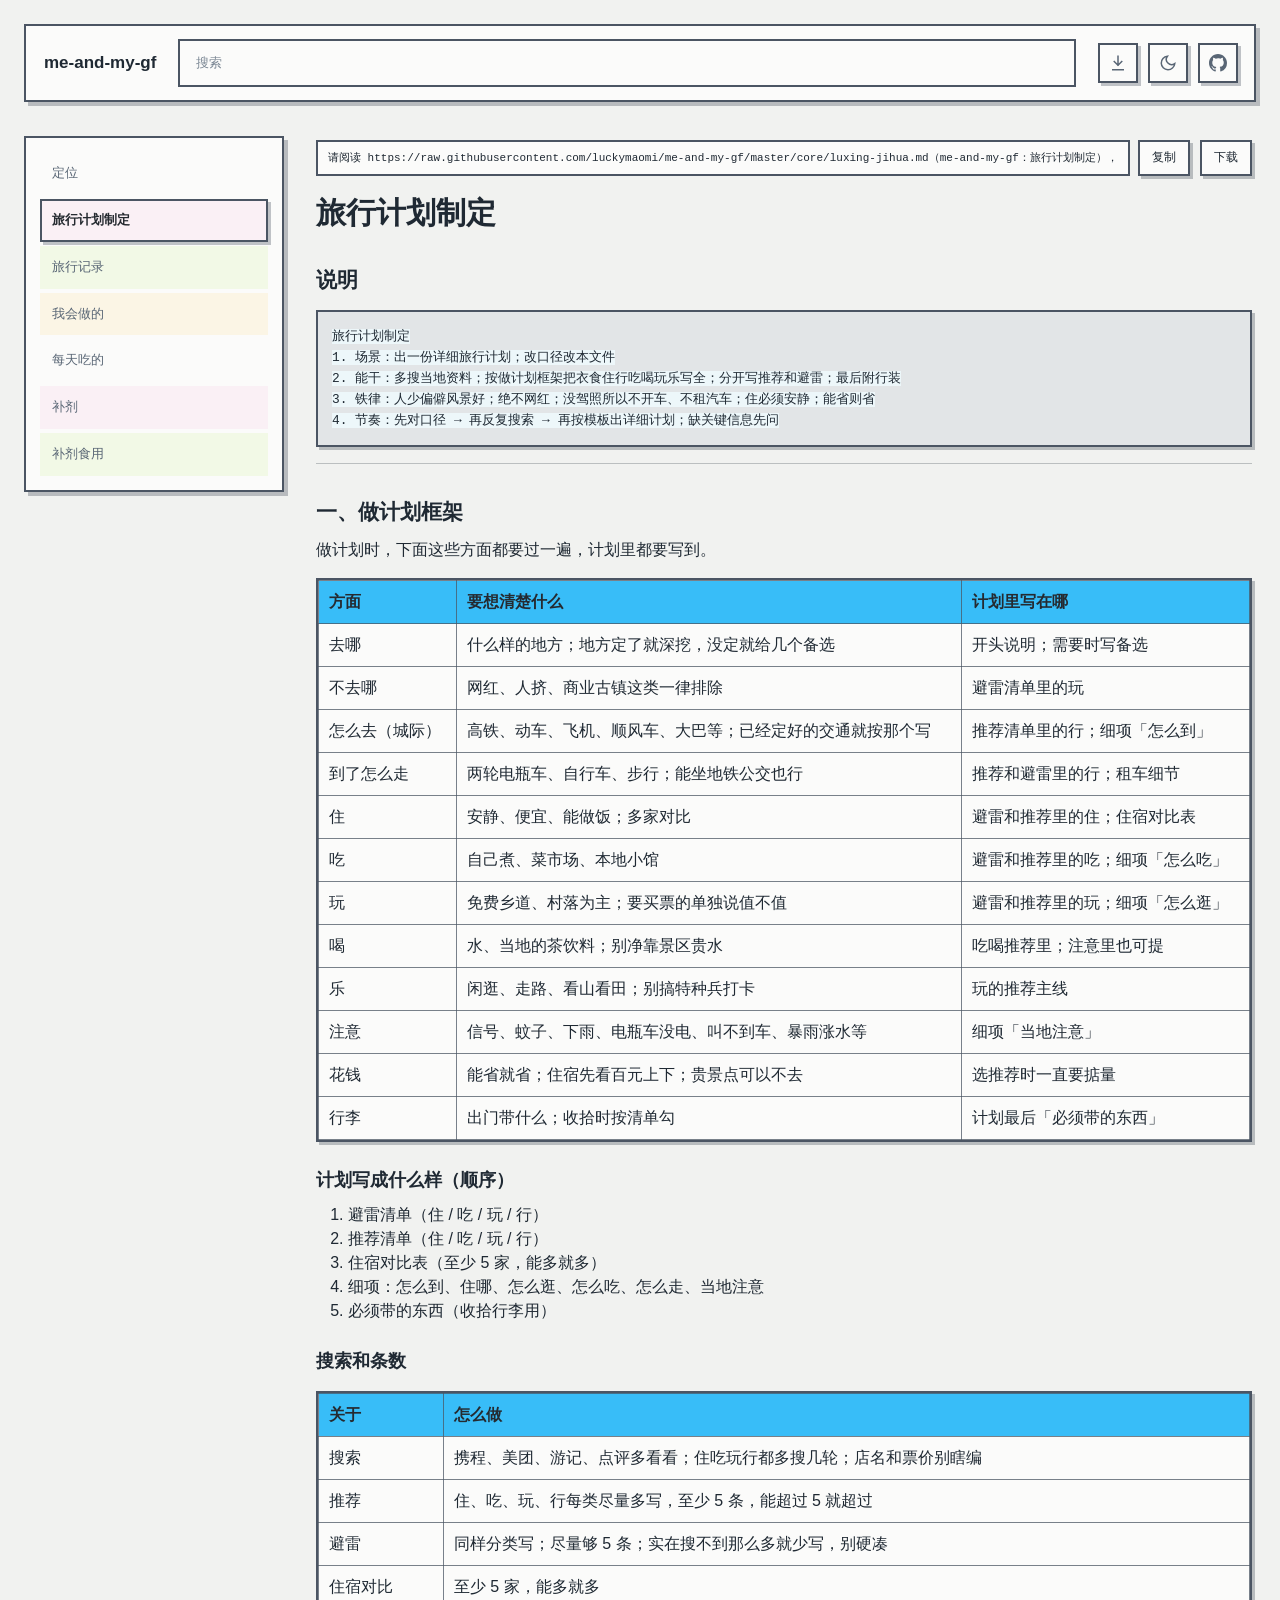
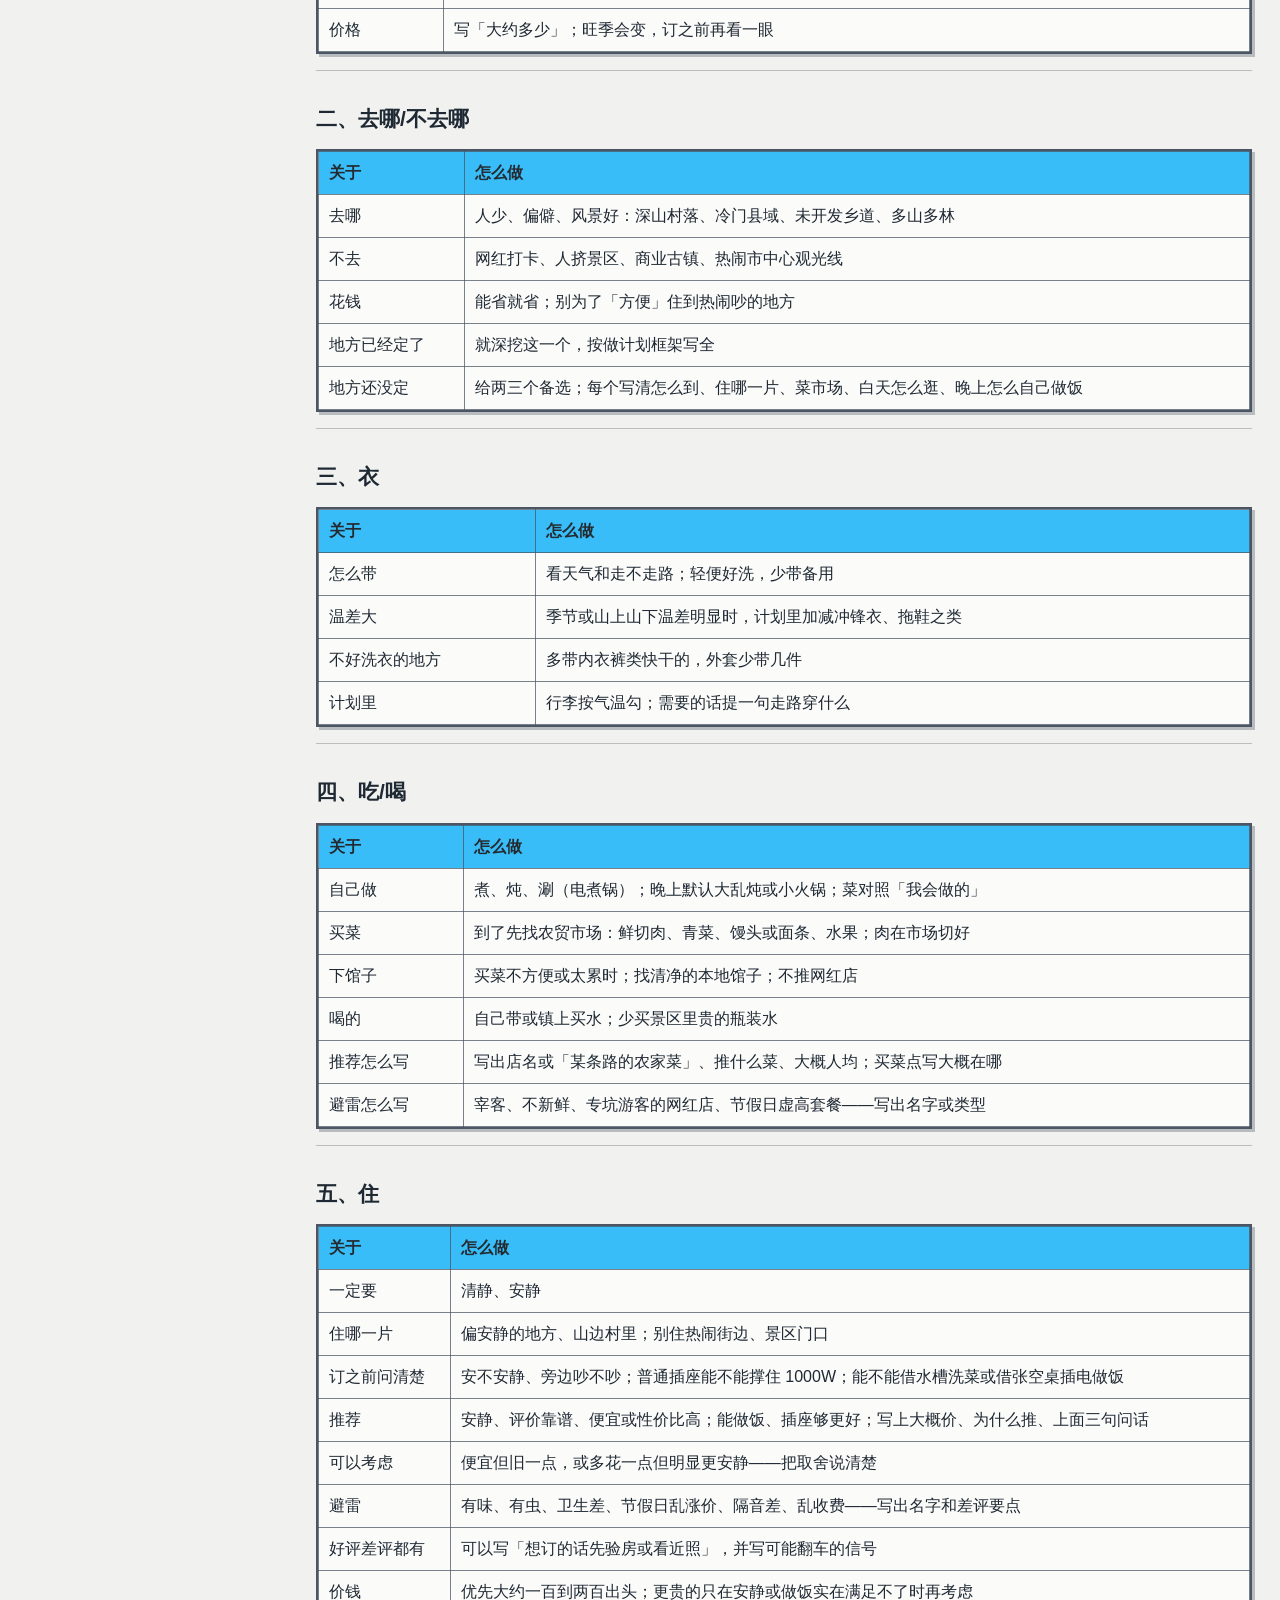
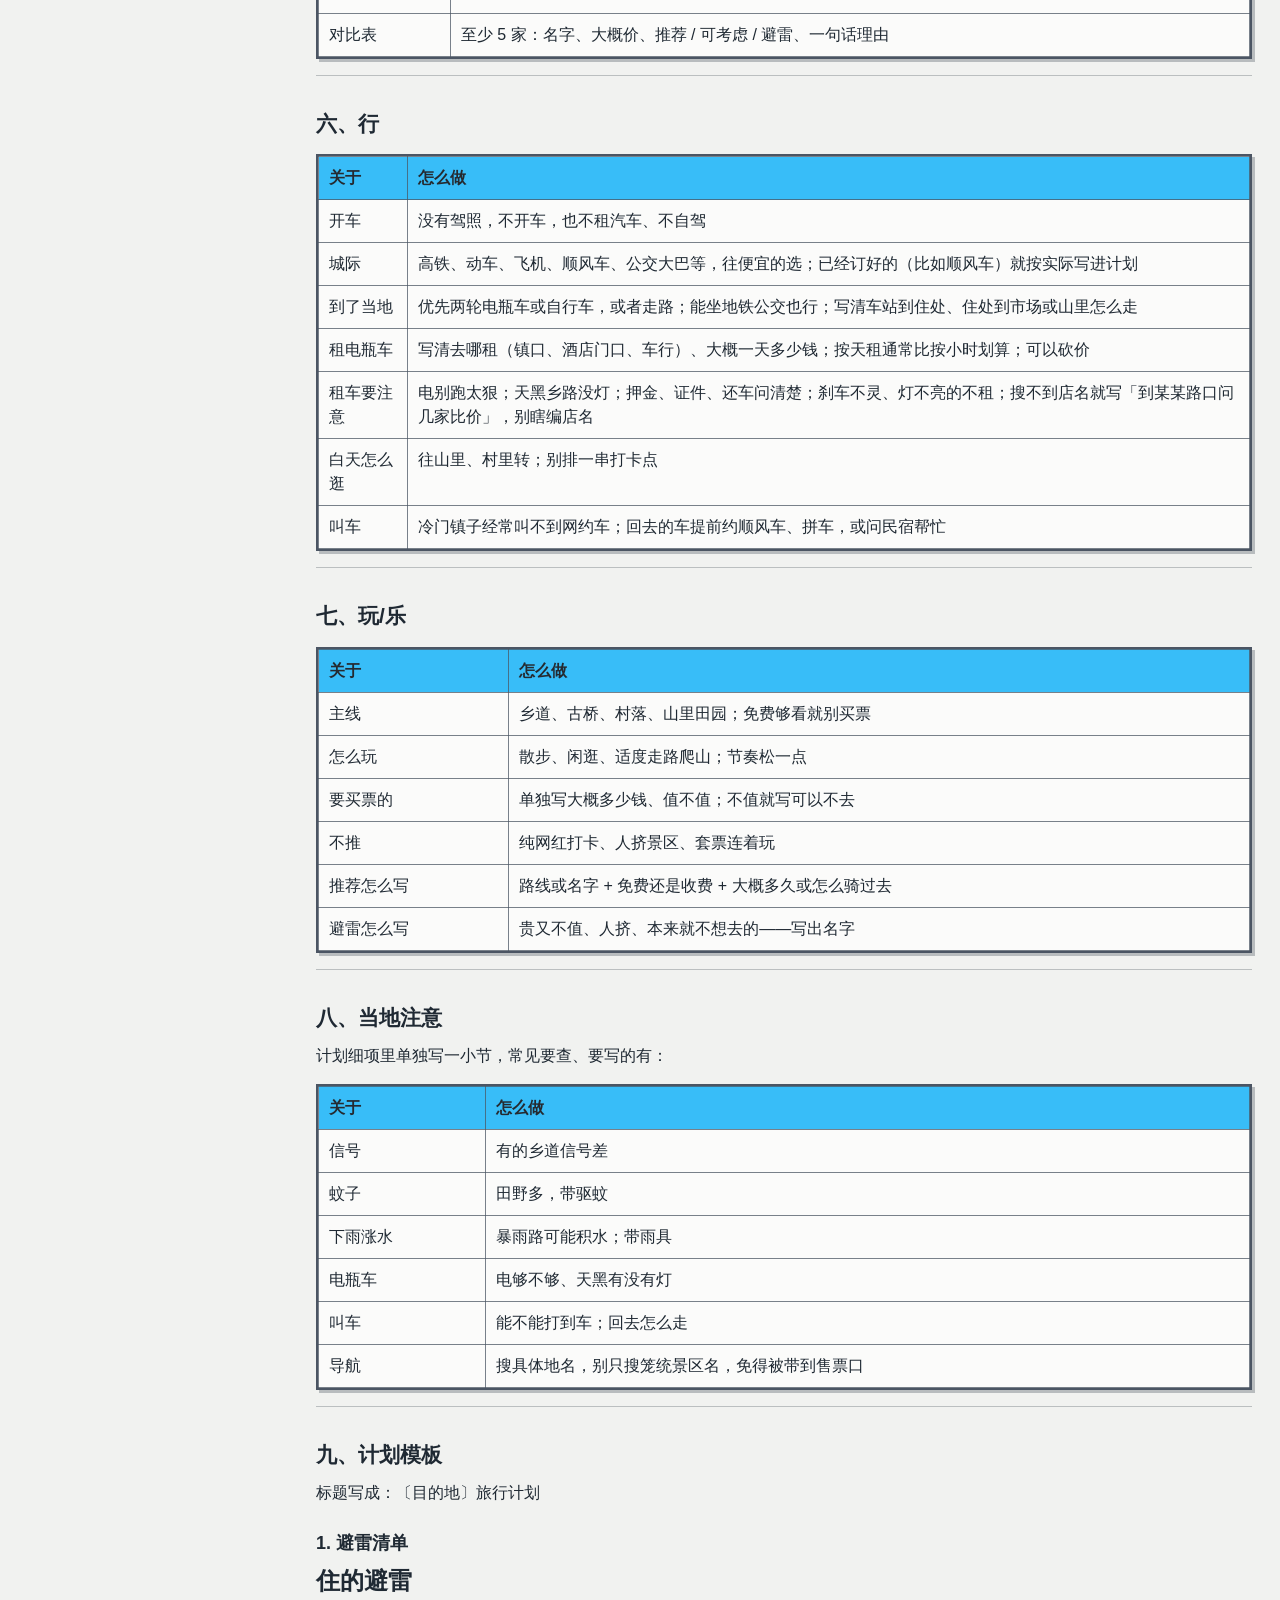
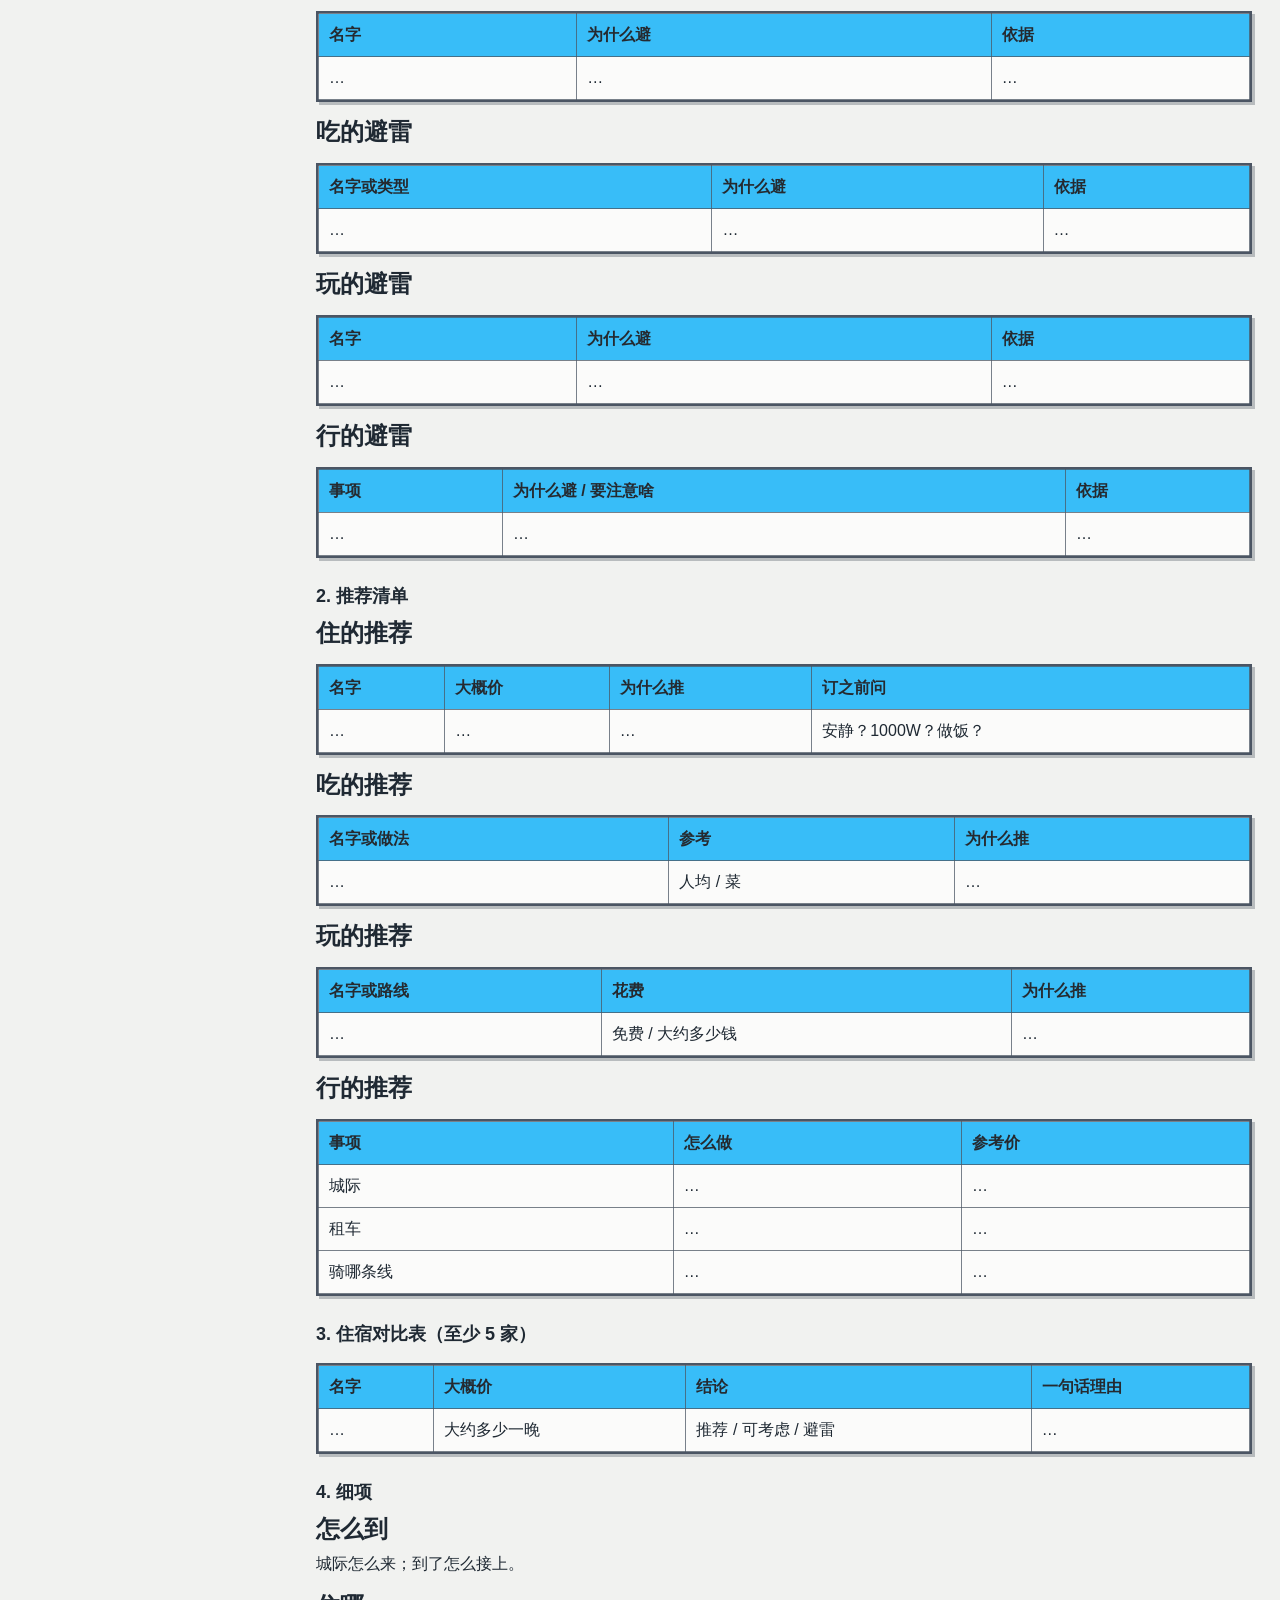
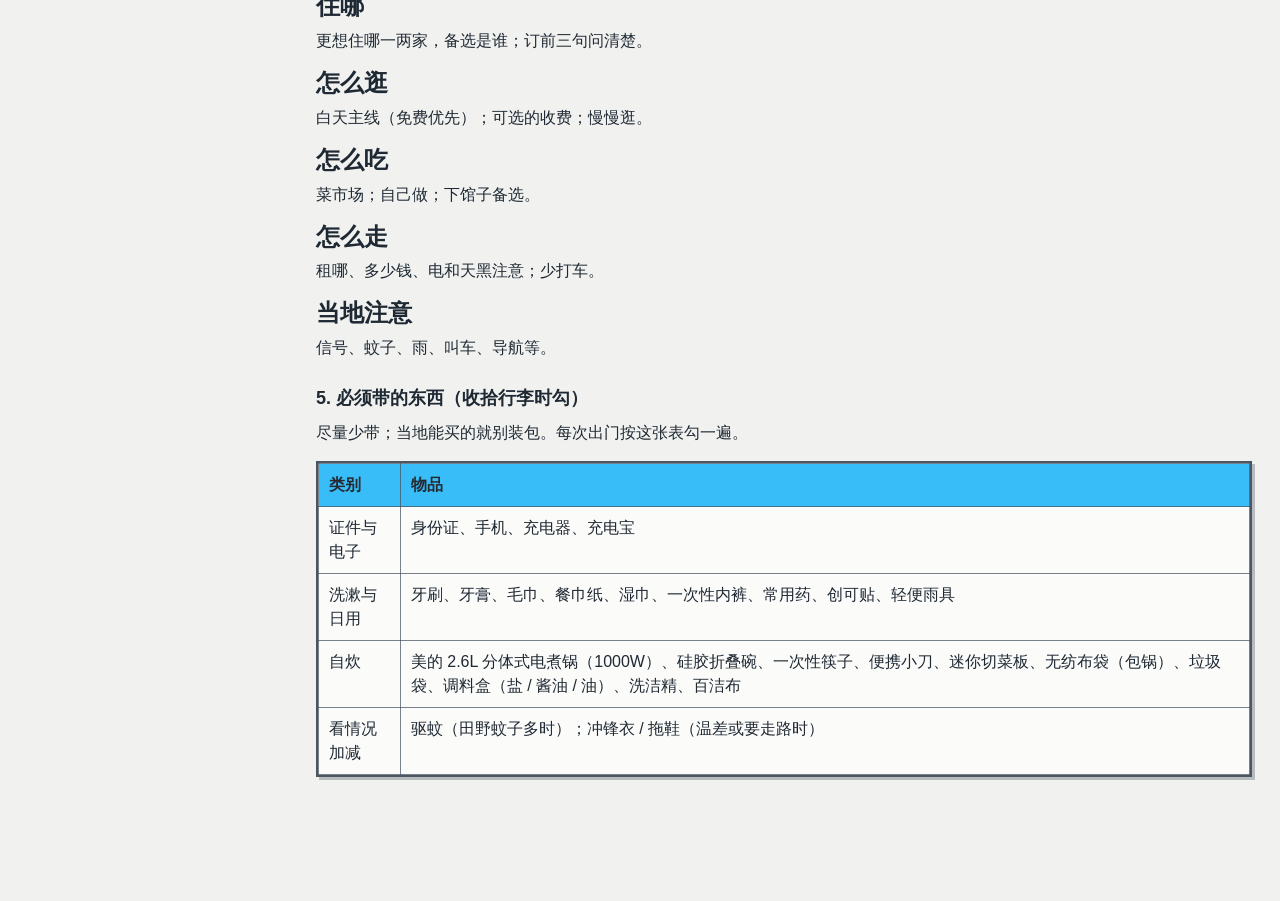
<file: index.html>
<!DOCTYPE html>
<html lang="zh-CN" data-default-theme="light">
<head>
  <meta charset="utf-8">
  <meta name="viewport" content="width=device-width, initial-scale=1">
  <title>me-and-my-gf</title>
  <script src="./assets/js/theme.js"></script>
  <link rel="stylesheet" href="./assets/vendor/bootstrap.min.css">
  <link rel="stylesheet" href="./assets/css/theme.css">
  <link rel="stylesheet" href="./assets/css/support-shell.css">
  <link rel="stylesheet" href="./assets/css/site.css">
</head>
<body>
  <div class="support-shell">
    <header class="support-bar memo-bar">
      <a class="support-brand" href="./" title="me-and-my-gf">
        <strong data-brand>me-and-my-gf</strong>
      </a>

      <div class="search-box">
        <label class="visually-hidden" for="memoSearch">搜索</label>
        <input id="memoSearch" type="search" placeholder="搜索" autocomplete="off" spellcheck="false">
        <span id="searchStatus" class="search-status" role="status" aria-live="polite"></span>
      </div>

      <nav class="support-actions" aria-label="页面操作">
        <button class="support-icon-button" type="button" data-pack-download aria-label="下载合集：旅行与吃饭" title="下载合集：我和我女朋友的旅行与吃饭">
          <svg viewBox="0 0 24 24" aria-hidden="true">
            <path d="M12 3v12M7 10l5 5 5-5M5 21h14"></path>
          </svg>
        </button>
        <button class="support-icon-button" type="button" data-theme-toggle aria-label="切换到暗夜模式" aria-pressed="false" title="切换到暗夜模式">
          <svg class="theme-icon theme-icon-sun" viewBox="0 0 24 24" aria-hidden="true">
            <circle cx="12" cy="12" r="4"></circle>
            <path d="M12 2v2M12 20v2M4.93 4.93l1.42 1.42M17.66 17.66l1.41 1.41M2 12h2M20 12h2M4.93 19.07l1.42-1.42M17.66 6.34l1.41-1.41"></path>
          </svg>
          <svg class="theme-icon theme-icon-moon" viewBox="0 0 24 24" aria-hidden="true">
            <path d="M20.99 12.79A9 9 0 1 1 11.21 3 7 7 0 0 0 20.99 12.79Z"></path>
          </svg>
        </button>
        <a class="support-icon-button" href="https://github.com/luckymaomi/me-and-my-gf" target="_blank" rel="noopener noreferrer" aria-label="GitHub" title="GitHub">
          <svg class="filled-icon" viewBox="0 0 16 16" aria-hidden="true">
            <path d="M8 0C3.58 0 0 3.58 0 8c0 3.54 2.29 6.53 5.47 7.59.4.07.55-.17.55-.38 0-.19-.01-.82-.01-1.49-2.01.37-2.53-.49-2.69-.94-.09-.23-.48-.94-.82-1.13-.28-.15-.68-.52-.01-.53.63-.01 1.08.58 1.23.82.72 1.21 1.87.87 2.33.66.07-.52.28-.87.51-1.07-1.78-.2-3.64-.89-3.64-3.95 0-.87.31-1.59.82-2.15-.08-.2-.36-1.02.08-2.12 0 0 .67-.21 2.2.82A7.61 7.61 0 0 1 8 3.87c.68 0 1.36.09 2 .26 1.53-1.04 2.2-.82 2.2-.82.44 1.1.16 1.92.08 2.12.51.56.82 1.27.82 2.15 0 3.07-1.87 3.75-3.65 3.95.29.25.54.73.54 1.48 0 1.07-.01 1.93-.01 2.2 0 .21.15.46.55.38A8.01 8.01 0 0 0 16 8c0-4.42-3.58-8-8-8Z"></path>
          </svg>
        </a>
        <button class="support-icon-button menu-button d-md-none" type="button" data-bs-toggle="collapse" data-bs-target="#sidebarMenu" aria-controls="sidebarMenu" aria-expanded="false" aria-label="展开导航" title="导航">
          <svg viewBox="0 0 24 24" aria-hidden="true">
            <path d="M4 6h16M4 12h16M4 18h16"></path>
          </svg>
        </button>
      </nav>
    </header>

    <div class="workspace">
      <aside class="sidebar">
        <div id="sidebarMenu" class="sidebar-menu collapse d-md-flex flex-column">
          <nav id="memoList" class="nav flex-column gap-1" data-nav></nav>
        </div>
      </aside>
      <main class="main-panel">
        <article id="content" class="content" data-content>加载中</article>
      </main>
    </div>
  </div>

  <script src="./assets/vendor/marked.min.js"></script>
  <script src="./assets/vendor/purify.min.js"></script>
  <script src="./assets/vendor/bootstrap.bundle.min.js"></script>
  <script type="module" src="./assets/js/app.js"></script>
</body>
</html>
</file>
<file: assets/css/theme.css>
:root {
    color-scheme: light;
    --piyanzi-page-bg: #f1f2f0;
    --piyanzi-page-bg-overlay: rgba(255, 255, 255, 0);
    --piyanzi-surface: #fbfbfa;
    --piyanzi-surface-soft: #eef0f1;
    --piyanzi-surface-muted: #e2e5e7;
    --piyanzi-divider: color-mix(in srgb, var(--piyanzi-border) 52%, transparent);
    --piyanzi-text: #1f2933;
    --piyanzi-text-muted: #596675;
    --piyanzi-text-quiet: #7b8794;
    --piyanzi-border: #4b5563;
    --piyanzi-border-strong: #27313d;
    --piyanzi-link: #256f8f;
    --piyanzi-focus: #37b8e9;
    --piyanzi-accent-pink: #f472b6;
    --piyanzi-accent-sky: #38bdf8;
    --piyanzi-accent-mint: #a3e635;
    --piyanzi-accent-lilac: #c4b5fd;
    --piyanzi-accent-amber: #fbbf24;
    --piyanzi-on-accent: #252a30;
    --piyanzi-shadow-color: rgba(39, 49, 61, 0.28);
    --piyanzi-shadow-sm: 3px 3px 0 var(--piyanzi-shadow-color);
    --piyanzi-shadow-md: 4px 4px 0 var(--piyanzi-shadow-color);
    --piyanzi-shadow-lg: 6px 6px 0 var(--piyanzi-shadow-color);
    --piyanzi-shadow-focus: 4px 4px 0 color-mix(in srgb, var(--piyanzi-focus) 58%, transparent);
    --piyanzi-radius: 0px;
    --piyanzi-transition: 160ms ease-out;
    --piyanzi-success-bg: #dcefdc;
    --piyanzi-success-text: #245c3f;
    --piyanzi-success-border: #4c8064;
    --piyanzi-warning-bg: #f5edcf;
    --piyanzi-warning-text: #76571a;
    --piyanzi-warning-border: #9a792e;
    --piyanzi-danger-bg: #f5dde1;
    --piyanzi-danger-text: #8a3441;
    --piyanzi-danger-border: #ad5966;
    --piyanzi-info-bg: #dceef6;
    --piyanzi-info-text: #255f79;
    --piyanzi-info-border: #4f8198;
    --piyanzi-document-paper: #ffffff;
    --piyanzi-document-ink: #1f2328;

    /* Existing page shells consume these aliases; values live only here. */
    --soft-bg: var(--piyanzi-page-bg);
    --soft-surface: var(--piyanzi-surface);
    --soft-surface-muted: var(--piyanzi-surface-muted);
    --soft-border: var(--piyanzi-border);
    --soft-border-strong: var(--piyanzi-border-strong);
    --soft-ink: var(--piyanzi-text);
    --soft-muted: var(--piyanzi-text-muted);
    --soft-quiet: var(--piyanzi-text-quiet);
    --soft-shadow: var(--piyanzi-shadow-color);
    --soft-focus: var(--piyanzi-focus);
    --soft-pink: var(--piyanzi-accent-pink);
    --soft-sky: var(--piyanzi-accent-sky);
    --soft-mint: var(--piyanzi-accent-mint);
    --soft-lilac: var(--piyanzi-accent-lilac);
    --soft-amber: var(--piyanzi-accent-amber);
    --soft-on-pastel: var(--piyanzi-on-accent);
    --soft-danger: var(--piyanzi-danger-text);
    --soft-success: var(--piyanzi-success-text);
    --soft-beta: var(--piyanzi-info-text);
    --soft-cooling: var(--piyanzi-text-quiet);
    --hard-shadow-small: var(--piyanzi-shadow-sm);
    --hard-shadow-medium: var(--piyanzi-shadow-md);
    --hard-shadow-large: var(--piyanzi-shadow-lg);
    --hard-shadow-focus: var(--piyanzi-shadow-focus);

    /* me-and-my-gf locate 页兼容别名 */
    --life-page-bg: var(--piyanzi-page-bg);
    --life-page-bg-2: var(--piyanzi-page-bg);
    --life-surface: var(--piyanzi-surface);
    --life-surface-solid: var(--piyanzi-surface);
    --life-surface-muted: var(--piyanzi-surface-muted);
    --life-ink: var(--piyanzi-text);
    --life-muted: var(--piyanzi-text-muted);
    --life-quiet: var(--piyanzi-text-quiet);
    --life-border: var(--piyanzi-border);
    --life-border-strong: var(--piyanzi-border-strong);
    --life-link: var(--piyanzi-link);
    --life-focus: var(--piyanzi-focus);
    --life-accent: var(--piyanzi-accent-sky);
    --life-accent-soft: color-mix(in srgb, var(--piyanzi-accent-sky) 28%, var(--piyanzi-surface));
    --life-warm: var(--piyanzi-accent-amber);
    --life-on-accent: var(--piyanzi-on-accent);
    --life-shadow: var(--piyanzi-shadow-md);
    --life-shadow-soft: var(--piyanzi-shadow-sm);
    --life-radius: var(--piyanzi-radius);
    --life-radius-sm: var(--piyanzi-radius);
    --life-font-display: Aptos, "Microsoft YaHei UI", "Segoe UI", sans-serif;
    --life-font-body: Aptos, "Microsoft YaHei UI", "Segoe UI", sans-serif;

    --bs-body-bg: var(--piyanzi-page-bg);
    --bs-body-color: var(--piyanzi-text);
    --bs-border-color: var(--piyanzi-border);
    --bs-secondary-bg: var(--piyanzi-surface-soft);
    --bs-tertiary-bg: var(--piyanzi-surface-muted);
    --bs-link-color: var(--piyanzi-link);
    --bs-link-hover-color: var(--piyanzi-text);
    --bs-border-radius: var(--piyanzi-radius);
    --bs-border-radius-sm: var(--piyanzi-radius);
    --bs-border-radius-lg: var(--piyanzi-radius);
    --bs-border-radius-xl: var(--piyanzi-radius);
    --bs-border-radius-xxl: var(--piyanzi-radius);
    --bs-border-radius-pill: var(--piyanzi-radius);
}

:root[data-theme="dark"] {
    color-scheme: dark;
    --piyanzi-page-bg: #22262b;
    --piyanzi-page-bg-overlay: rgba(12, 12, 12, 0.22);
    --piyanzi-surface: #2d3238;
    --piyanzi-surface-soft: #343a41;
    --piyanzi-surface-muted: #3b424a;
    --piyanzi-text: #f1f2f4;
    --piyanzi-text-muted: #c5cad0;
    --piyanzi-text-quiet: #a4abb4;
    --piyanzi-border: #a6adb6;
    --piyanzi-border-strong: #c1c6cc;
    --piyanzi-link: #7fd3ef;
    --piyanzi-focus: #43c6f3;
    --piyanzi-accent-pink: #f06db5;
    --piyanzi-accent-sky: #38b7e9;
    --piyanzi-accent-mint: #a7df45;
    --piyanzi-accent-lilac: #c8b9ef;
    --piyanzi-accent-amber: #f6bd43;
    --piyanzi-on-accent: #22272d;
    --piyanzi-shadow-color: rgba(0, 0, 0, 0.48);
    --piyanzi-success-bg: #294438;
    --piyanzi-success-text: #a9ddbd;
    --piyanzi-success-border: #7aad91;
    --piyanzi-warning-bg: #45402f;
    --piyanzi-warning-text: #efd28a;
    --piyanzi-warning-border: #bca15c;
    --piyanzi-danger-bg: #51333a;
    --piyanzi-danger-text: #efb4bd;
    --piyanzi-danger-border: #c27a85;
    --piyanzi-info-bg: #29434f;
    --piyanzi-info-text: #a8dbea;
    --piyanzi-info-border: #71a9bc;
}

* {
    box-sizing: border-box;
    letter-spacing: 0;
    scrollbar-color: var(--piyanzi-text-quiet) var(--piyanzi-page-bg);
    scrollbar-width: thin;
}

*::-webkit-scrollbar {
    width: 10px;
    height: 10px;
}

*::-webkit-scrollbar-track {
    background: var(--piyanzi-page-bg);
}

*::-webkit-scrollbar-thumb {
    border: 2px solid var(--piyanzi-page-bg);
    background: var(--piyanzi-text-quiet);
}

*::-webkit-scrollbar-thumb:hover {
    background: var(--piyanzi-border-strong);
}

html,
body {
    min-width: 320px;
    min-height: 100%;
    background: var(--piyanzi-page-bg);
    color: var(--piyanzi-text);
}

body {
    min-height: 100vh;
    color: var(--piyanzi-text);
    font-family: Aptos, "Microsoft YaHei UI", "Segoe UI", sans-serif;
}

::selection {
    background: var(--piyanzi-accent-pink);
    color: var(--piyanzi-on-accent);
}

a {
    color: var(--piyanzi-link);
    text-underline-offset: 3px;
}

h1,
h2,
h3,
h4,
h5,
h6 {
    color: var(--piyanzi-text);
    font-weight: 750;
    letter-spacing: 0;
}

:where(
    .card,
    .modal-content,
    .dropdown-menu,
    .list-group-item,
    .accordion-item,
    .offcanvas,
    .toast,
    .hero,
    .section,
    .summary-box,
    .stat-card,
    .rule-card,
    .doc-card,
    .tool-card,
    .overview-item,
    .collapse-shell,
    .action-section,
    .preview-section,
    .table-header,
    .table-container,
    .table-scroll,
    .preview-wrapper,
    .result-preview,
    .output-area,
    .display-cols,
    .flight-tags,
    .sheet-checkbox,
    .field-item,
    .upload-box,
    .upload-area,
    .workspace-panel,
    .content-wrapper,
    .text-panel,
    .settings,
    .tool-header,
    .panel-scroll,
    .keyword-list-scroll,
    .check-item,
    .manual-row,
    .match-item,
    .audit-clause,
    .manual-evidence-item,
    .pdf-slot-card,
    .pdf-detail-panel,
    .pdf-preview-panel,
    .pdf-locator-results,
    .file-item,
    .image-item,
    .result-item,
    .extract-file-card,
    .canvas-wrap,
    .status-bar,
    .status-line,
    .period-card,
    .balance-result-row,
    .person-choice,
    .health-item,
    .identity-audit details,
    .review,
    .event-row,
    .decision-count,
    .checkbox-panel,
    .checkbox-inline,
    .checkbox-chip,
    .batch-status,
    .batch-preview-toggle
) {
    border-radius: var(--piyanzi-radius) !important;
    border-color: var(--piyanzi-border) !important;
    background: var(--piyanzi-surface);
    color: var(--piyanzi-text);
}

:where(
    .card,
    .modal-content,
    .dropdown-menu,
    .offcanvas,
    .toast,
    .hero,
    .section,
    .summary-box,
    .stat-card,
    .rule-card,
    .doc-card,
    .overview-item,
    .action-section,
    .preview-section,
    .workspace-panel,
    .content-wrapper,
    .tool-header,
    .settings,
    .text-panel
) {
    border-width: 2px !important;
    border-style: solid !important;
    box-shadow: var(--piyanzi-shadow-sm) !important;
}

.card-header,
.card-footer,
.modal-header,
.modal-footer,
.checkbox-panel,
.checkbox-inline,
.checkbox-chip,
.checkbox-summary,
.month-badges span,
.table thead th,
.preview-table th,
.result-table th,
.loop-table th,
.bg-light,
pre.bg-light,
.sheet-checkbox:hover,
.upload-box:hover,
.upload-area:hover,
.upload-area.dragover {
    border-color: var(--piyanzi-border) !important;
    background: var(--piyanzi-surface-soft) !important;
    color: var(--piyanzi-text) !important;
}

.text-muted,
.form-text,
.small,
.section-intro,
.muted,
.status-line,
.field-help,
.spec-list,
.note-list,
.hero-subtitle,
.rule-card p,
.doc-card p,
.tool-card p,
.tool-card ul,
.overview-item span,
.checkbox-summary,
.checkbox-empty,
.empty-block,
.field-item .type,
.upload-box p,
.upload-box .status,
.upload-area small,
.stat-item .label,
.file-meta,
.info {
    color: var(--piyanzi-text-muted) !important;
}

.border,
.border-top,
.border-end,
.border-bottom,
.border-start,
.table,
.table th,
.table td,
.preview-table th,
.preview-table td,
.result-table th,
.result-table td,
.loop-table th,
.loop-table td,
.hero,
.section,
.summary-box,
.stat-card,
.rule-card,
.doc-card,
.tool-card,
.overview-item,
.collapse-shell,
.checkbox-panel,
.checkbox-inline,
.checkbox-chip,
.checkbox-empty,
.month-badges span {
    border-color: var(--piyanzi-border) !important;
}

.rounded,
.rounded-0,
.rounded-1,
.rounded-2,
.rounded-3,
.rounded-4,
.rounded-5,
.rounded-top,
.rounded-end,
.rounded-bottom,
.rounded-start {
    border-radius: var(--piyanzi-radius) !important;
}

.rounded-circle {
    border-radius: 50% !important;
}

.rounded-pill {
    border-radius: 999px !important;
}

.form-control,
.form-select,
.form-check-input,
.input-group-text,
.field input,
.field select,
.field textarea,
input:not([type="range"]),
select,
textarea {
    border: 2px solid var(--piyanzi-border) !important;
    border-radius: var(--piyanzi-radius) !important;
    background-color: var(--piyanzi-surface) !important;
    color: var(--piyanzi-text) !important;
    box-shadow: none !important;
}

.form-check-input[type="checkbox"],
.form-check-input[type="radio"] {
    width: 1.1rem;
    height: 1.1rem;
}

.form-check-input:checked {
    border-color: var(--piyanzi-border-strong) !important;
    background-color: var(--piyanzi-accent-mint) !important;
}

.form-control::placeholder,
textarea::placeholder,
input::placeholder {
    color: var(--piyanzi-text-quiet) !important;
    opacity: 1;
}

.form-control:focus,
.form-select:focus,
.form-check-input:focus,
.field input:focus,
.field select:focus,
.field textarea:focus,
input:focus,
select:focus,
textarea:focus {
    border-color: var(--piyanzi-focus) !important;
    outline: 2px solid var(--piyanzi-focus) !important;
    outline-offset: 2px;
    box-shadow: var(--piyanzi-shadow-focus) !important;
}

.btn,
.action-button,
.hero-link,
.tool-card-link {
    border: 2px solid var(--piyanzi-border) !important;
    border-radius: var(--piyanzi-radius) !important;
    box-shadow: var(--piyanzi-shadow-sm) !important;
    letter-spacing: 0;
    transition: background var(--piyanzi-transition), color var(--piyanzi-transition), box-shadow var(--piyanzi-transition), transform var(--piyanzi-transition);
}

.btn:hover,
.action-button:hover,
.hero-link:hover,
.tool-card-link:hover {
    box-shadow: none !important;
    transform: translate(2px, 2px);
}

.btn:active,
.action-button:active,
.hero-link:active,
.tool-card-link:active {
    box-shadow: none !important;
    transform: translate(3px, 3px);
}

.btn:focus-visible,
.action-button:focus-visible,
.hero-link:focus-visible,
.tool-card-link:focus-visible {
    outline: 2px solid var(--piyanzi-focus) !important;
    outline-offset: 3px;
    box-shadow: var(--piyanzi-shadow-focus) !important;
}

.btn:disabled,
.btn.disabled {
    box-shadow: none !important;
    transform: translate(2px, 2px);
}

.btn-primary,
.action-button-primary {
    border-color: var(--piyanzi-border-strong) !important;
    background: var(--piyanzi-accent-sky) !important;
    color: var(--piyanzi-on-accent) !important;
}

.btn-secondary,
.btn-outline-secondary,
.btn-outline-primary,
.action-button,
.hero-link,
.tool-card-link {
    background: var(--piyanzi-surface) !important;
    color: var(--piyanzi-text) !important;
}

.btn-success,
.btn-outline-success {
    background: var(--piyanzi-success-bg) !important;
    border-color: var(--piyanzi-success-border) !important;
    color: var(--piyanzi-success-text) !important;
}

.btn-warning,
.btn-outline-warning {
    background: var(--piyanzi-warning-bg) !important;
    border-color: var(--piyanzi-warning-border) !important;
    color: var(--piyanzi-warning-text) !important;
}

.btn-danger,
.btn-outline-danger {
    background: var(--piyanzi-danger-bg) !important;
    border-color: var(--piyanzi-danger-border) !important;
    color: var(--piyanzi-danger-text) !important;
}

.nav-tabs {
    gap: 8px;
    border: 0 !important;
}

.nav-tabs .nav-link,
.nav-pills .nav-link {
    border: 2px solid var(--piyanzi-border) !important;
    border-radius: var(--piyanzi-radius) !important;
    background: var(--piyanzi-surface) !important;
    box-shadow: var(--piyanzi-shadow-sm);
    color: var(--piyanzi-text-muted) !important;
}

.nav-tabs .nav-link.active,
.nav-pills .nav-link.active {
    background: var(--piyanzi-accent-pink) !important;
    color: var(--piyanzi-on-accent) !important;
}

.table,
.preview-table,
.result-table,
.loop-table {
    border-collapse: collapse;
    color: var(--piyanzi-text);
}

.table > :not(caption) > * > *,
.preview-table th,
.preview-table td,
.result-table th,
.result-table td,
.loop-table th,
.loop-table td {
    border: 1px solid var(--piyanzi-border) !important;
    background: var(--piyanzi-surface);
    color: var(--piyanzi-text);
}

.table thead th,
.preview-table th,
.result-table th,
.loop-table th {
    background: var(--piyanzi-surface-muted) !important;
    color: var(--piyanzi-text) !important;
    font-weight: 750;
}

.table-striped > tbody > tr:nth-of-type(odd) > * {
    --bs-table-bg-type: var(--piyanzi-surface-soft);
    color: var(--piyanzi-text);
}

.table-hover > tbody > tr:hover > * {
    --bs-table-bg-state: color-mix(in srgb, var(--piyanzi-accent-sky) 18%, var(--piyanzi-surface));
    color: var(--piyanzi-text);
}

.sheet-checkbox.checked,
.status-info,
.status-bar.info,
.badge.info,
.alert-info {
    border: 2px solid var(--piyanzi-info-border) !important;
    background: var(--piyanzi-info-bg) !important;
    color: var(--piyanzi-info-text) !important;
}

.status-success,
.status-bar.success,
.alert-success,
.result-table tr.matched,
.badge.ok {
    border: 2px solid var(--piyanzi-success-border) !important;
    background: var(--piyanzi-success-bg) !important;
    color: var(--piyanzi-success-text) !important;
}

.status-error,
.status-bar.error,
.status-line.is-error,
.alert-danger,
.result-table tr.unmatched,
.badge.danger {
    border: 2px solid var(--piyanzi-danger-border) !important;
    background: var(--piyanzi-danger-bg) !important;
    color: var(--piyanzi-danger-text) !important;
}

.alert-warning,
.text-bg-warning,
.warning-list,
.result-table tr.duplicate,
.result-table .hotel-row,
.result-table .hotel-row .name-col,
.badge.warn {
    border: 2px solid var(--piyanzi-warning-border) !important;
    background: var(--piyanzi-warning-bg) !important;
    color: var(--piyanzi-warning-text) !important;
}

.alert,
.badge,
.progress,
.progress-bar,
.input-group-text,
.toast,
.popover,
.tooltip-inner {
    border-radius: var(--piyanzi-radius) !important;
}

.alert,
.toast {
    border-width: 2px !important;
    border-style: solid !important;
    box-shadow: var(--piyanzi-shadow-sm) !important;
}

.field input[type="file"]::file-selector-button,
input[type="file"]::file-selector-button {
    min-height: 30px;
    margin-right: 10px;
    padding: 0 12px;
    border: 2px solid var(--piyanzi-border);
    border-radius: var(--piyanzi-radius);
    background: var(--piyanzi-surface-soft);
    color: var(--piyanzi-text);
    cursor: pointer;
}

.modal-content {
    box-shadow: var(--piyanzi-shadow-lg) !important;
}

[data-theme="dark"] .btn-close {
    filter: invert(1) grayscale(100%) brightness(200%);
}

@media (prefers-reduced-motion: reduce) {
    *,
    *::before,
    *::after {
        scroll-behavior: auto !important;
        animation-duration: 0.01ms !important;
        animation-iteration-count: 1 !important;
        transition-duration: 0.01ms !important;
    }
}
</file>
<file: assets/css/support-shell.css>
* {
    box-sizing: border-box;
    scrollbar-color: var(--soft-quiet) var(--soft-bg);
    scrollbar-width: thin;
}

*::-webkit-scrollbar {
    width: 10px;
    height: 10px;
}

*::-webkit-scrollbar-track {
    background: var(--soft-bg);
}

*::-webkit-scrollbar-thumb {
    border: 2px solid var(--soft-bg);
    background: var(--soft-quiet);
}

*::-webkit-scrollbar-thumb:hover {
    background: var(--soft-border-strong);
}

html {
    min-width: 320px;
    min-height: 100%;
    background: var(--soft-bg);
}

body {
    min-height: 100vh;
    margin: 0;
    background: var(--soft-bg);
    color: var(--soft-ink);
    font-family: Aptos, "Microsoft YaHei UI", "Segoe UI", sans-serif;
    font-size: 16px;
    line-height: 1.5;
}

button,
input {
    font: inherit;
}

button,
a,
input {
    -webkit-tap-highlight-color: transparent;
}

.support-shell {
    width: min(1500px, 100%);
    margin: 0 auto;
    padding: 24px 24px 56px;
}

.support-bar {
    position: sticky;
    top: 16px;
    z-index: 40;
    display: flex;
    min-height: 72px;
    align-items: center;
    justify-content: space-between;
    gap: 24px;
    padding: 13px 16px 13px 18px;
    border: 2px solid var(--soft-border);
    background: var(--soft-surface);
    box-shadow: var(--hard-shadow-medium);
}

.support-brand {
    display: inline-flex;
    min-width: 0;
    align-items: center;
    gap: 12px;
    color: var(--soft-ink);
    text-decoration: none;
}

.support-brand:hover,
.support-brand:focus-visible {
    color: var(--soft-ink);
}

.support-brand:focus-visible,
.support-link:focus-visible,
.support-icon-button:focus-visible {
    box-shadow: var(--hard-shadow-focus);
    outline: 2px solid var(--soft-focus);
    outline-offset: 3px;
}

.support-brand strong {
    overflow-wrap: anywhere;
    font-size: 17px;
    font-weight: 750;
    letter-spacing: 0;
    line-height: 1.2;
}

.support-actions {
    display: flex;
    align-items: center;
    gap: 10px;
}

.support-link,
.support-icon-button {
    display: inline-flex;
    height: 40px;
    align-items: center;
    justify-content: center;
    border: 2px solid var(--soft-border);
    background: var(--soft-surface);
    box-shadow: var(--hard-shadow-small);
    color: var(--soft-muted);
    text-decoration: none;
    transition: box-shadow 150ms ease-out, transform 150ms ease-out, background 150ms ease-out, color 150ms ease-out;
}

.support-link {
    gap: 7px;
    padding: 0 14px;
    font-family: "Cascadia Mono", Consolas, "Microsoft YaHei UI", monospace;
    font-size: 12px;
    font-weight: 700;
    white-space: nowrap;
}

.support-icon-button {
    width: 40px;
    flex: 0 0 40px;
    padding: 0;
}

.support-link:hover,
.support-icon-button:hover {
    background: var(--soft-sky);
    box-shadow: none;
    color: var(--soft-on-pastel);
    transform: translate(2px, 2px);
}

.support-link:active,
.support-icon-button:active {
    box-shadow: none;
    transform: translate(3px, 3px);
}

.support-icon-button svg,
.support-link svg {
    width: 18px;
    height: 18px;
    fill: none;
    stroke: currentColor;
    stroke-linecap: square;
    stroke-linejoin: miter;
    stroke-width: 2;
}

.support-icon-button .filled-icon {
    fill: currentColor;
    stroke: none;
}

.theme-icon-moon {
    display: none;
}

:root[data-theme="light"] .theme-icon-sun {
    display: none;
}

:root[data-theme="light"] .theme-icon-moon {
    display: block;
}

.support-main {
    width: min(1160px, 100%);
    margin: 38px auto 0;
}

@media (max-width: 780px) {
    .support-shell {
        padding: 16px 14px 42px;
    }

    .support-bar {
        position: relative;
        top: auto;
        display: grid;
        grid-template-columns: minmax(0, 1fr) auto;
        gap: 16px;
        padding: 16px;
    }

    .support-actions {
        display: grid;
        grid-template-columns: repeat(3, minmax(40px, 1fr));
    }

    .support-link,
    .support-icon-button {
        width: 100%;
        min-width: 0;
    }

    .support-main {
        margin-top: 28px;
    }
}

@media (max-width: 520px) {
    .support-brand strong {
        font-size: 16px;
    }

    .support-bar {
        grid-template-columns: 1fr;
    }

    .support-actions {
        grid-template-columns: repeat(3, minmax(0, 1fr));
    }
}

@media (prefers-reduced-motion: reduce) {
    *,
    *::before,
    *::after {
        animation-duration: 0.01ms !important;
        animation-iteration-count: 1 !important;
        transition-duration: 0.01ms !important;
    }
}
</file>
<file: assets/css/site.css>
.memo-bar {
    display: grid;
    grid-template-columns: auto minmax(300px, 1fr) auto;
    gap: 22px;
}

.search-box {
    position: relative;
    min-width: 0;
}

.search-box input {
    width: 100%;
    height: 48px;
    padding: 0 132px 0 16px;
    border: 2px solid var(--soft-border);
    outline: 0;
    background: var(--soft-surface-muted);
    box-shadow: var(--hard-shadow-small);
    color: var(--soft-ink);
    font-family: "Cascadia Mono", Consolas, "Microsoft YaHei UI", monospace;
    font-size: 13px;
    transition: box-shadow 150ms ease-out, transform 150ms ease-out, background 150ms ease-out;
}

.search-box input::placeholder {
    color: var(--soft-quiet);
    opacity: 1;
}

.search-box input:focus {
    background: var(--soft-surface);
    box-shadow: var(--hard-shadow-focus);
    outline: 2px solid var(--soft-focus);
    outline-offset: 2px;
}

.search-status {
    position: absolute;
    top: 50%;
    right: 14px;
    width: 108px;
    overflow: hidden;
    color: var(--soft-muted);
    font-family: "Cascadia Mono", Consolas, monospace;
    font-size: 11px;
    line-height: 1.4;
    text-align: right;
    text-overflow: ellipsis;
    white-space: nowrap;
    transform: translateY(-50%);
    pointer-events: none;
}

.workspace {
    display: grid;
    min-height: calc(100vh - 150px);
    grid-template-columns: minmax(220px, 260px) minmax(0, 1fr);
    gap: 28px;
    margin-top: 34px;
}

.sidebar {
    min-width: 0;
}

.sidebar-menu {
    position: sticky;
    top: 112px;
    display: flex;
    flex-direction: column;
    gap: 10px;
    max-height: calc(100vh - 136px);
    padding: 14px;
    overflow-y: auto;
    border: 2px solid var(--soft-border);
    background: var(--soft-surface);
    box-shadow: var(--hard-shadow-medium);
}

.audience-filter {
    display: flex;
    flex: 0 0 auto;
    flex-wrap: wrap;
    gap: 6px;
    margin-bottom: 2px;
}

.audience-filter-button {
    flex: 1 1 auto;
    min-width: 4.5em;
    min-height: 34px;
    padding: 6px 10px;
    border: 2px solid var(--soft-border);
    background: var(--soft-surface-muted);
    box-shadow: var(--hard-shadow-small);
    color: var(--soft-muted);
    font-family: "Cascadia Mono", Consolas, "Microsoft YaHei UI", monospace;
    font-size: 12px;
    line-height: 1.2;
    white-space: nowrap;
    transition: box-shadow 150ms ease-out, transform 150ms ease-out, background 150ms ease-out, color 150ms ease-out;
}

.audience-filter-button:hover,
.audience-filter-button:focus-visible {
    background: var(--soft-sky);
    color: var(--soft-on-pastel);
    transform: translate(1px, 1px);
}

.audience-filter-button:focus-visible {
    outline: 2px solid var(--soft-focus);
    outline-offset: 2px;
}

.audience-filter-button.active {
    background: var(--soft-mint);
    color: var(--soft-on-pastel);
    font-weight: 750;
}

#memoList {
    display: flex;
    flex: 1 1 auto;
    flex-direction: column;
    min-width: 0;
    width: 100%;
}

#memoList .nav-link {
    display: block;
    width: 100%;
    padding: 10px;
    border: 2px solid transparent;
    color: var(--soft-muted);
    font-size: 13px;
    line-height: 1.45;
    text-align: left;
    white-space: normal;
    overflow-wrap: normal;
    word-break: keep-all;
    transition: box-shadow 150ms ease-out, transform 150ms ease-out, color 150ms ease-out, background 150ms ease-out, border-color 150ms ease-out;
}

#memoList .memo-link-head {
    display: flex;
    align-items: center;
    justify-content: space-between;
    gap: 8px;
}

#memoList .memo-link-title,
#memoList .search-result-name {
    min-width: 0;
    flex: 1 1 auto;
    overflow-wrap: break-word;
    word-break: keep-all;
}

.memo-audience-badge {
    flex: 0 0 auto;
    padding: 2px 6px;
    border: 1px solid color-mix(in srgb, var(--soft-border) 70%, transparent);
    font-family: "Cascadia Mono", Consolas, monospace;
    font-size: 10px;
    line-height: 1.3;
    white-space: nowrap;
}

.memo-audience-human {
    background: color-mix(in srgb, var(--soft-sky) 28%, var(--soft-surface));
    color: var(--soft-ink);
}

.memo-audience-agent {
    background: color-mix(in srgb, var(--soft-amber) 34%, var(--soft-surface));
    color: var(--soft-ink);
}

.memo-toolbar {
    display: flex;
    flex-wrap: wrap;
    align-items: center;
    gap: 10px;
    margin: 0 0 18px;
}

.memo-agent-prompt {
    display: flex;
    flex: 1 1 280px;
    flex-wrap: wrap;
    align-items: center;
    gap: 8px;
    min-width: min(100%, 280px);
}

.memo-agent-prompt-input {
    flex: 1 1 220px;
    min-width: 0;
    min-height: 36px;
    padding: 6px 10px;
    border: 2px solid var(--soft-border);
    background: var(--soft-surface);
    box-shadow: var(--hard-shadow-small);
    color: var(--soft-ink);
    font-family: "Cascadia Mono", Consolas, "Microsoft YaHei UI", monospace;
    font-size: 11px;
}

.memo-agent-prompt-input:focus {
    outline: 2px solid var(--soft-focus);
    outline-offset: 2px;
}

.memo-agent-prompt-pack {
    min-height: 120px;
    max-height: 280px;
    resize: vertical;
    line-height: 1.45;
    white-space: pre;
    overflow: auto;
}

.memo-download-button {
    min-height: 36px;
    padding: 6px 12px;
    border: 2px solid var(--soft-border);
    background: var(--soft-surface);
    box-shadow: var(--hard-shadow-small);
    color: var(--soft-ink);
    font-family: "Cascadia Mono", Consolas, "Microsoft YaHei UI", monospace;
    font-size: 12px;
    transition: box-shadow 150ms ease-out, transform 150ms ease-out, background 150ms ease-out;
}

.memo-download-button:hover,
.memo-download-button:focus-visible {
    background: var(--soft-sky);
    color: var(--soft-on-pastel);
    transform: translate(1px, 1px);
}

.memo-download-button:focus-visible {
    outline: 2px solid var(--soft-focus);
    outline-offset: 2px;
}

#memoList .nav-link:hover,
#memoList .nav-link:focus-visible {
    border-color: var(--soft-border);
    background: var(--soft-sky);
    box-shadow: var(--hard-shadow-small);
    color: var(--soft-on-pastel);
    transform: translate(2px, 2px);
}

#memoList .nav-link:focus-visible {
    outline: 2px solid var(--soft-focus);
    outline-offset: 2px;
}

#memoList .nav-link.active {
    border-color: var(--soft-border);
    background: var(--soft-mint);
    box-shadow: var(--hard-shadow-small);
    color: var(--soft-on-pastel);
    font-weight: 750;
}

#memoList .search-result,
#memoList .search-result-name {
    display: block;
}

#memoList .search-result-name {
    font-weight: 750;
}

#memoList .search-result-snippet {
    display: -webkit-box;
    margin-top: 4px;
    overflow: hidden;
    color: var(--soft-muted);
    font-size: 11px;
    line-height: 1.45;
    -webkit-box-orient: vertical;
    -webkit-line-clamp: 3;
}

#memoList .nav-link:hover .search-result-snippet,
#memoList .nav-link.active .search-result-snippet {
    color: color-mix(in srgb, var(--soft-on-pastel) 72%, transparent);
}

.search-empty {
    padding: 12px 10px;
    color: var(--soft-muted);
    font-family: "Cascadia Mono", Consolas, monospace;
    font-size: 12px;
}

.main-panel {
    min-width: 0;
}

.content {
    width: min(100%, 1120px);
    min-height: 100%;
    padding: 4px 4px 52px;
    color: var(--soft-ink);
}

.content h1 {
    margin: 0 0 26px;
    color: var(--soft-ink);
    font-size: 30px;
    font-weight: 780;
    line-height: 1.25;
}

.content h2 {
    margin: 34px 0 12px;
    color: var(--soft-ink);
    font-size: 21px;
    font-weight: 750;
    line-height: 1.35;
}

.content h3 {
    margin: 26px 0 10px;
    color: var(--soft-ink);
    font-size: 18px;
    font-weight: 720;
    line-height: 1.4;
}

.content p,
.content ul,
.content ol,
.content blockquote {
    margin-top: 0;
    margin-bottom: 1rem;
}

.content p,
.content li {
    color: var(--soft-ink);
}

.content a {
    color: var(--soft-beta, var(--soft-sky));
    text-underline-offset: 3px;
}

.content img {
    max-width: 100%;
    height: auto;
    border: 2px solid var(--soft-border);
    box-shadow: var(--hard-shadow-small);
}

.content blockquote {
    padding: 12px 14px;
    border: 2px solid var(--soft-border);
    background: var(--soft-surface-muted);
    box-shadow: var(--hard-shadow-small);
    color: var(--soft-muted);
}

.content code {
    padding: 2px 5px;
    border: 1px solid color-mix(in srgb, var(--soft-border) 72%, transparent);
    background: var(--soft-surface-muted);
    color: var(--soft-ink);
    font-family: Consolas, "Courier New", monospace;
    font-size: 0.92em;
}

.content pre {
    max-width: 100%;
    margin: 1rem 0;
    padding: 14px;
    overflow: auto;
    border: 2px solid var(--soft-border);
    background: var(--soft-surface-muted);
    box-shadow: var(--hard-shadow-small);
}

.content pre code {
    padding: 0;
    border: 0;
    background: color-mix(in srgb, var(--soft-sky) 7%, var(--soft-surface));
}

#memoList .nav-link:nth-child(4n + 2) {
    background: color-mix(in srgb, var(--soft-pink) 8%, var(--soft-surface));
}

#memoList .nav-link:nth-child(4n + 3) {
    background: color-mix(in srgb, var(--soft-mint) 10%, var(--soft-surface));
}

#memoList .nav-link:nth-child(4n + 4) {
    background: color-mix(in srgb, var(--soft-amber) 10%, var(--soft-surface));
}

.table-wrap {
    width: 100%;
    margin: 1rem 0;
    overflow-x: auto;
    border: 2px solid var(--soft-border);
    box-shadow: var(--hard-shadow-small);
}

.content table {
    width: 100%;
    margin: 0;
    border-collapse: collapse;
    background: var(--soft-surface);
}

.content th,
.content td {
    padding: 9px 10px;
    border: 1px solid color-mix(in srgb, var(--soft-border) 74%, transparent);
    vertical-align: top;
}

.content th {
    background: var(--soft-sky);
    color: var(--soft-on-pastel);
    font-weight: 750;
    text-align: left;
}

.search-highlight {
    padding: 0 2px;
    border: 1px solid color-mix(in srgb, var(--soft-border) 56%, transparent);
    background: var(--soft-pink);
    color: var(--soft-on-pastel);
}

@media (max-width: 900px) {
    .memo-bar {
        grid-template-columns: minmax(0, 1fr) auto;
    }

    .memo-bar .search-box {
        grid-column: 1 / -1;
        grid-row: 2;
    }

    .workspace {
        grid-template-columns: minmax(190px, 220px) minmax(0, 1fr);
        gap: 18px;
    }

    .content {
        padding-right: 0;
        padding-left: 0;
    }
}

@media (max-width: 767.98px) {
    .workspace {
        min-height: calc(100vh - 160px);
        grid-template-columns: minmax(0, 1fr);
        margin-top: 26px;
    }

    .sidebar-menu {
        position: static;
        max-height: min(48vh, 420px);
        padding: 12px;
    }

    #memoList .nav-link {
        padding: 9px;
    }

    .content {
        padding: 4px 0 36px;
    }

    .content h1 {
        font-size: 25px;
    }

    .content h2 {
        font-size: 19px;
    }
}

@media (max-width: 520px) {
    .memo-bar {
        grid-template-columns: 1fr;
    }

    .memo-bar .support-actions {
        grid-row: 2;
        grid-template-columns: repeat(4, minmax(0, 1fr));
    }

    .memo-bar .search-box {
        grid-row: 3;
    }

    .search-box input {
        padding-right: 14px;
    }

    .search-status {
        display: none;
    }
}

.content.content-is-embed {
    width: 100%;
    max-width: none;
    padding: 0;
    overflow: hidden;
}

.content-embed {
    display: flex;
    width: 100%;
    min-height: calc(100vh - 160px);
    height: calc(100vh - 160px);
}

.content-embed-frame {
    flex: 1 1 auto;
    width: 100%;
    height: 100%;
    border: 2px solid var(--soft-border);
    background: var(--soft-surface);
    box-shadow: var(--hard-shadow-medium);
}
</file>
